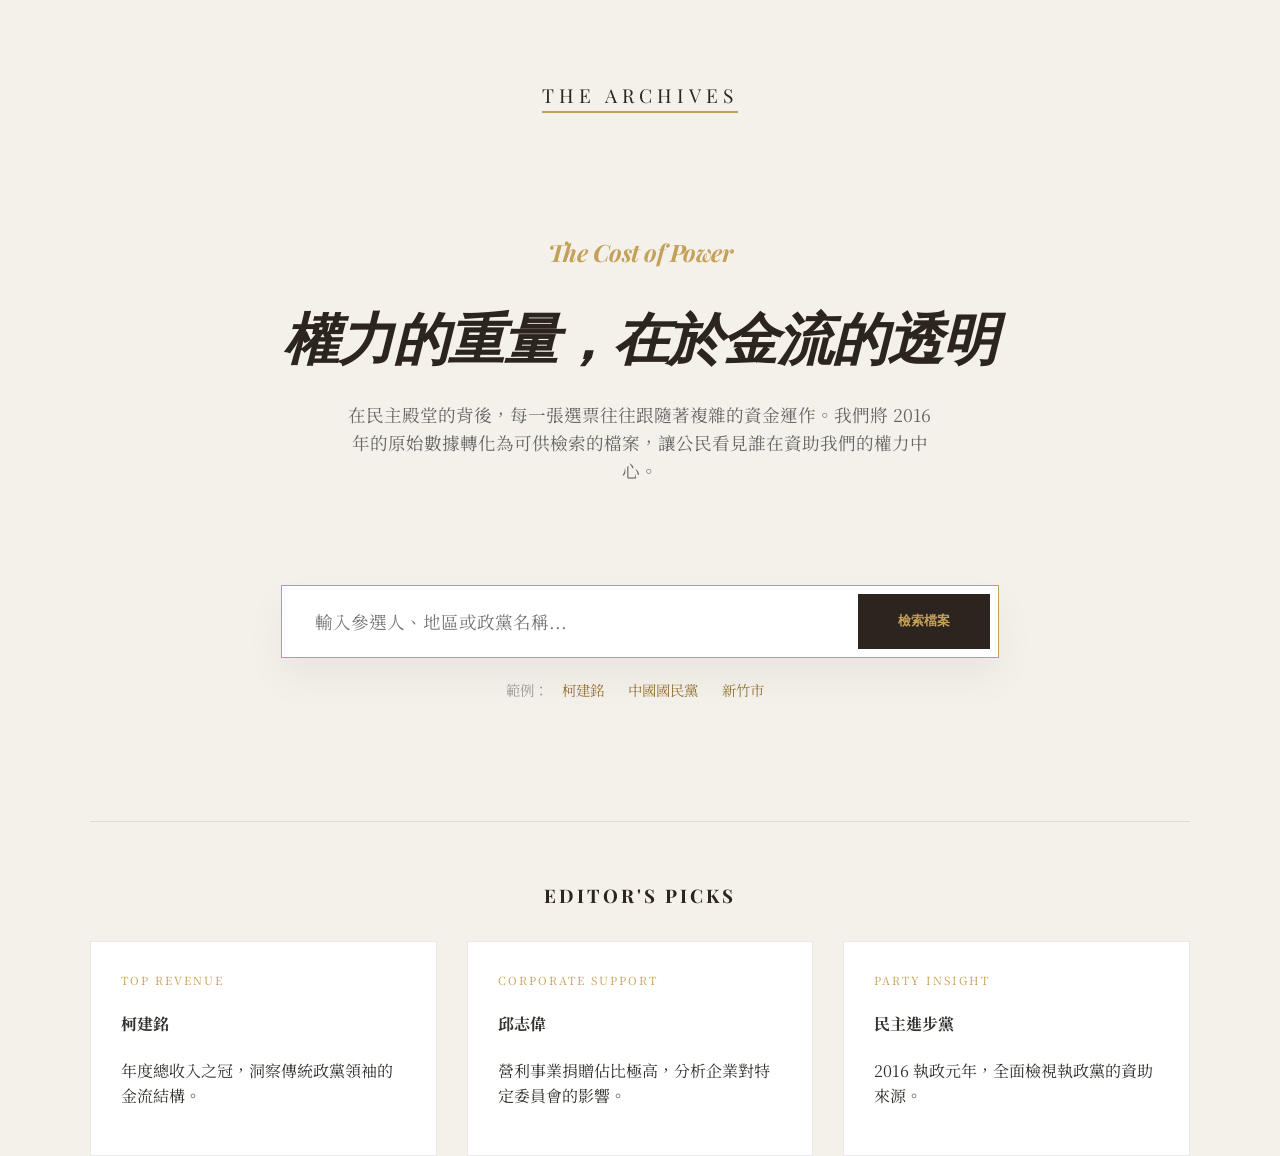
<file: gemini-code-1777009085758.html>
<!DOCTYPE html>
<html lang="zh-TW">
<head>
    <meta charset="UTF-8">
    <meta name="viewport" content="width=device-width, initial-scale=1.0">
    <title>THE ARCHIVES | 2016 政治獻金透明化資料庫</title>
    <link href="https://fonts.googleapis.com/css2?family=Playfair+Display:ital,wght@0,700;1,400&family=Noto+Serif+TC:wght@400;700&display=swap" rel="stylesheet">
    
    <style>
        :root {
            --bg-paper: #F4F1EA; /* 仿舊手工紙色 */
            --gold: #C5A059;     /* 香檳金 */
            --dark-gold: #947436;
            --old-brown: #2C241E; /* 賽璐璐深褐 */
            --text-main: #33322E;
            --border-soft: rgba(44, 36, 30, 0.1);
        }

        /* 全域樣式 */
        body {
            background-color: var(--bg-paper);
            color: var(--text-main);
            font-family: 'Noto Serif TC', serif;
            margin: 0;
            line-height: 1.6;
        }

        h1, h2, h3, .logo {
            font-family: 'Playfair Display', serif;
            color: var(--old-brown);
            letter-spacing: -0.02em;
        }

        .hidden { display: none !important; }

        /* Landing Page 佈局 */
        .container {
            max-width: 1100px;
            margin: 0 auto;
            padding: 0 20px;
        }

        #landing-page {
            min-height: 100vh;
            display: flex;
            flex-direction: column;
            align-items: center;
            padding-top: 80px;
        }

        .logo {
            font-size: 1.2rem;
            letter-spacing: 5px;
            text-transform: uppercase;
            border-bottom: 2px solid var(--gold);
            margin-bottom: 100px;
        }

        .hero-section {
            text-align: center;
            margin-bottom: 80px;
        }

        .hero-section h1 {
            font-size: 3.5rem;
            margin: 10px 0;
            font-style: italic;
        }

        .hero-section p {
            max-width: 600px;
            margin: 20px auto;
            font-size: 1.1rem;
            color: #666;
        }

        /* 搜尋 CTA */
        .search-area {
            width: 100%;
            max-width: 700px;
            background: white;
            padding: 8px;
            border: 1px solid var(--gold);
            display: flex;
            box-shadow: 0 20px 40px rgba(0,0,0,0.05);
        }

        .search-area input {
            flex: 1;
            border: none;
            padding: 15px 25px;
            font-size: 1.1rem;
            outline: none;
            font-family: inherit;
        }

        .search-area button {
            background: var(--old-brown);
            color: var(--gold);
            border: none;
            padding: 0 40px;
            font-weight: bold;
            cursor: pointer;
            transition: 0.3s;
        }

        .search-area button:hover {
            background: var(--text-main);
            color: white;
        }

        .quick-links {
            margin-top: 20px;
            font-size: 0.9rem;
        }

        .quick-links span { color: #999; }
        .quick-links a {
            color: var(--dark-gold);
            text-decoration: none;
            margin: 0 10px;
            border-bottom: 1px solid transparent;
        }

        .quick-links a:hover { border-bottom: 1px solid var(--dark-gold); }

        /* 編輯精選 */
        .editors-picks {
            margin-top: 120px;
            width: 100%;
            border-top: 1px solid var(--border-soft);
            padding-top: 40px;
        }

        .picks-grid {
            display: grid;
            grid-template-columns: repeat(3, 1fr);
            gap: 30px;
            margin-top: 30px;
        }

        .pick-card {
            background: white;
            padding: 30px;
            border: 1px solid var(--border-soft);
            cursor: pointer;
            transition: transform 0.3s, border-color 0.3s;
        }

        .pick-card:hover {
            transform: translateY(-5px);
            border-color: var(--gold);
        }

        .pick-card .tag {
            font-size: 0.7rem;
            color: var(--gold);
            text-transform: uppercase;
            letter-spacing: 2px;
        }

        /* 結果列表頁 */
        #results-page {
            padding: 60px 0;
        }

        .summary-bar {
            background: var(--old-brown);
            color: var(--gold);
            padding: 30px;
            display: flex;
            justify-content: space-around;
            text-align: center;
            margin-bottom: 40px;
        }

        .summary-bar span { display: block; font-size: 0.8rem; opacity: 0.7; }
        .summary-bar strong { font-family: 'Playfair Display'; font-size: 1.8rem; }

        .result-item {
            background: white;
            border-bottom: 1px solid var(--border-soft);
            padding: 25px;
            display: grid;
            grid-template-columns: 2fr 1fr 1fr;
            align-items: center;
            transition: background 0.2s;
        }

        .result-item:hover { background: #FCFAF5; }
        .candidate-name { font-size: 1.4rem; font-weight: bold; margin: 0; }
        .party-label { font-size: 0.8rem; color: #888; }
        .amount { font-family: 'Playfair Display'; font-size: 1.3rem; color: var(--dark-gold); text-align: right; }

        .back-btn {
            background: none;
            border: none;
            color: var(--dark-gold);
            cursor: pointer;
            font-family: inherit;
            margin-bottom: 30px;
        }
    </style>
</head>
<body>

    <div id="landing-page" class="container">
        <div class="logo">The Archives</div>
        
        <div class="hero-section">
            <h2 style="font-family: 'Playfair Display'; font-style: italic; color: var(--gold);">The Cost of Power</h2>
            <h1>權力的重量，在於金流的透明</h1>
            <p>在民主殿堂的背後，每一張選票往往跟隨著複雜的資金運作。我們將 2016 年的原始數據轉化為可供檢索的檔案，讓公民看見誰在資助我們的權力中心。</p>
        </div>

        <div class="search-area">
            <input type="text" id="searchInput" placeholder="輸入參選人、地區或政黨名稱...">
            <button onclick="handleSearch()">檢索檔案</button>
        </div>

        <div class="quick-links">
            <span>範例：</span>
            <a href="#" onclick="quickSearch('柯建銘')">柯建銘</a>
            <a href="#" onclick="quickSearch('中國國民黨')">中國國民黨</a>
            <a href="#" onclick="quickSearch('新竹市')">新竹市</a>
        </div>

        <div class="editors-picks">
            <h3 style="text-align: center; font-family: 'Playfair Display'; letter-spacing: 3px;">EDITOR'S PICKS</h3>
            <div class="picks-grid">
                <div class="pick-card" onclick="quickSearch('柯建銘')">
                    <div class="tag">Top Revenue</div>
                    <h4>柯建銘</h4>
                    <p>年度總收入之冠，洞察傳統政黨領袖的金流結構。</p>
                </div>
                <div class="pick-card" onclick="quickSearch('邱志偉')">
                    <div class="tag">Corporate Support</div>
                    <h4>邱志偉</h4>
                    <p>營利事業捐贈佔比極高，分析企業對特定委員會的影響。</p>
                </div>
                <div class="pick-card" onclick="quickSearch('民主進步黨')">
                    <div class="tag">Party Insight</div>
                    <h4>民主進步黨</h4>
                    <p>2016 執政元年，全面檢視執政黨的資助來源。</p>
                </div>
            </div>
        </div>
    </div>

    <div id="results-page" class="container hidden">
        <button class="back-btn" onclick="showLanding()">← 返回檢索首頁</button>
        
        <div id="summaryBar" class="summary-bar">
            </div>

        <div style="display: flex; justify-content: space-between; margin-bottom: 20px; align-items: center;">
            <div id="resultCount">找到 0 筆結果</div>
            <select id="sortSelect" onchange="sortData()" style="padding: 5px; font-family: inherit;">
                <option value="total_desc">按總收入排序 (高至低)</option>
                <option value="total_asc">按總收入排序 (低至高)</option>
                <option value="corp_desc">按企業捐贈比例排序</option>
            </select>
        </div>

        <div id="resultsList">
            </div>
    </div>

    <script>
        let rawData = [];
        let filteredData = [];

        // 初始化：讀取同資料夾的 2016.csv
        async function loadData() {
            try {
                const response = await fetch('2016.csv');
                const csvText = await response.text();
                rawData = parseCSV(csvText);
                console.log("數據裝載完成，共", rawData.length, "筆");
            } catch
</file>
